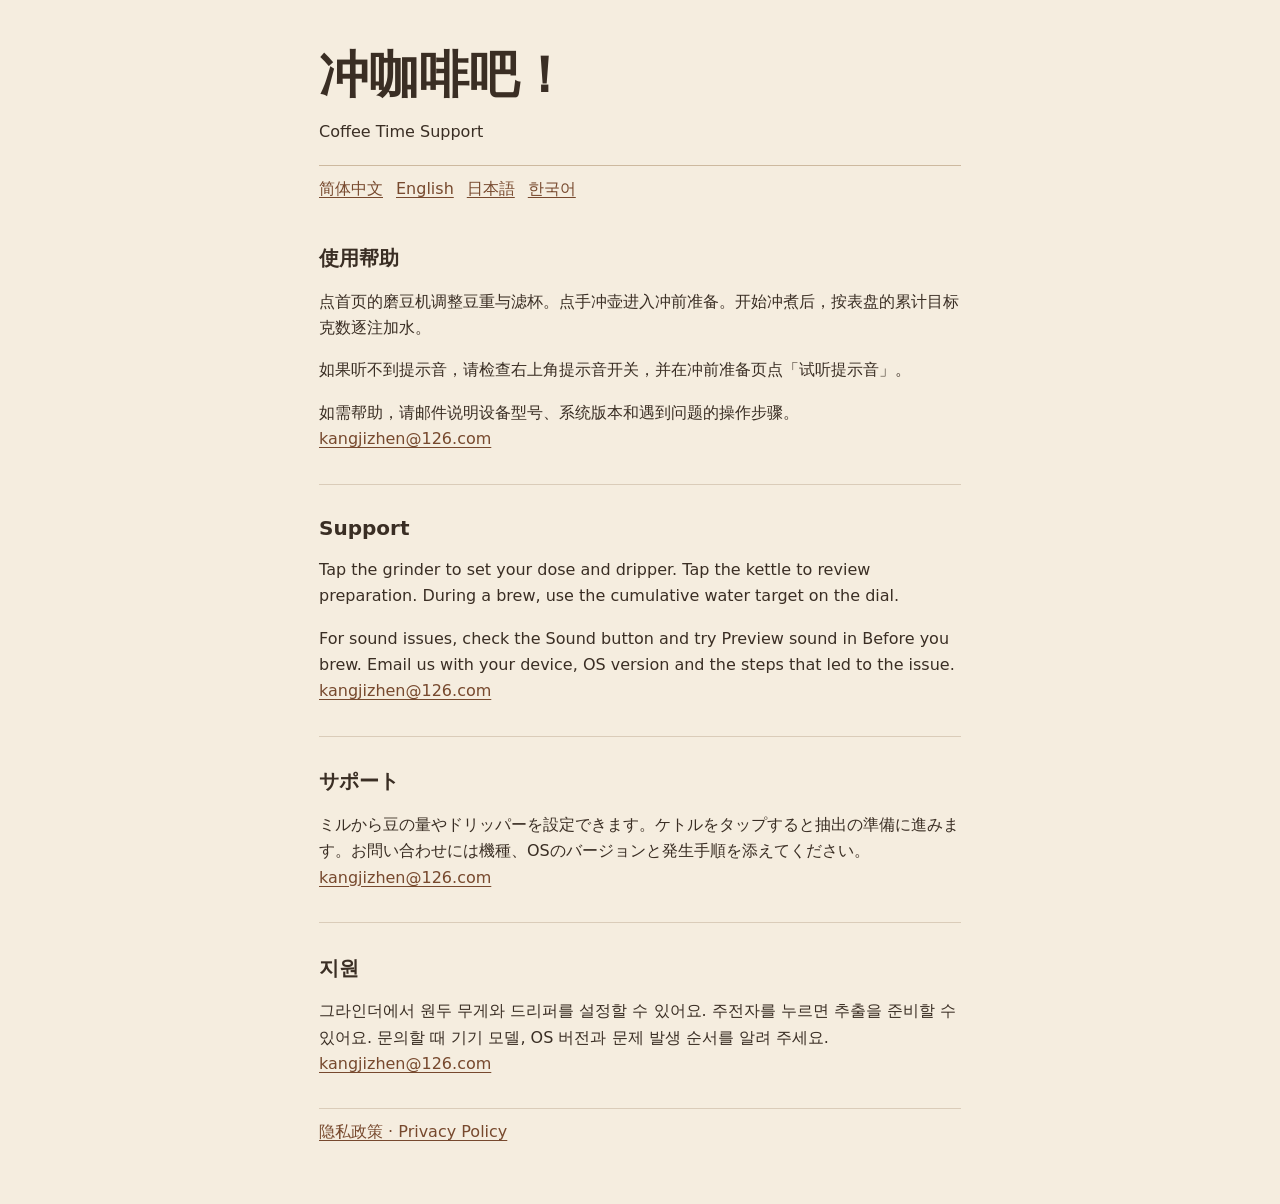
<file: index.html>
<!doctype html>
<html lang="zh-Hans">
<meta charset="UTF-8">
<meta name="viewport" content="width=device-width,initial-scale=1">
<title>冲咖啡吧！支持 · Coffee Time Support</title>
<link rel="stylesheet" href="style.css">
<main>
  <header><h1>冲咖啡吧！</h1><p>Coffee Time Support</p></header>
  <nav aria-label="Language"><a href="#zh">简体中文</a> <a href="#en">English</a> <a href="#ja">日本語</a> <a href="#ko">한국어</a></nav>
  <section id="zh">
    <h2>使用帮助</h2>
    <p>点首页的磨豆机调整豆重与滤杯。点手冲壶进入冲前准备。开始冲煮后，按表盘的累计目标克数逐注加水。</p>
    <p>如果听不到提示音，请检查右上角提示音开关，并在冲前准备页点「试听提示音」。</p>
    <p>如需帮助，请邮件说明设备型号、系统版本和遇到问题的操作步骤。<a href="mailto:kangjizhen@126.com">kangjizhen@126.com</a></p>
  </section>
  <section id="en" lang="en">
    <h2>Support</h2>
    <p>Tap the grinder to set your dose and dripper. Tap the kettle to review preparation. During a brew, use the cumulative water target on the dial.</p>
    <p>For sound issues, check the Sound button and try Preview sound in Before you brew. Email us with your device, OS version and the steps that led to the issue. <a href="mailto:kangjizhen@126.com">kangjizhen@126.com</a></p>
  </section>
  <section id="ja" lang="ja">
    <h2>サポート</h2>
    <p>ミルから豆の量やドリッパーを設定できます。ケトルをタップすると抽出の準備に進みます。お問い合わせには機種、OSのバージョンと発生手順を添えてください。 <a href="mailto:kangjizhen@126.com">kangjizhen@126.com</a></p>
  </section>
  <section id="ko" lang="ko">
    <h2>지원</h2>
    <p>그라인더에서 원두 무게와 드리퍼를 설정할 수 있어요. 주전자를 누르면 추출을 준비할 수 있어요. 문의할 때 기기 모델, OS 버전과 문제 발생 순서를 알려 주세요. <a href="mailto:kangjizhen@126.com">kangjizhen@126.com</a></p>
  </section>
  <footer><a href="privacy/">隐私政策 · Privacy Policy</a></footer>
</main>
</html>
</file>
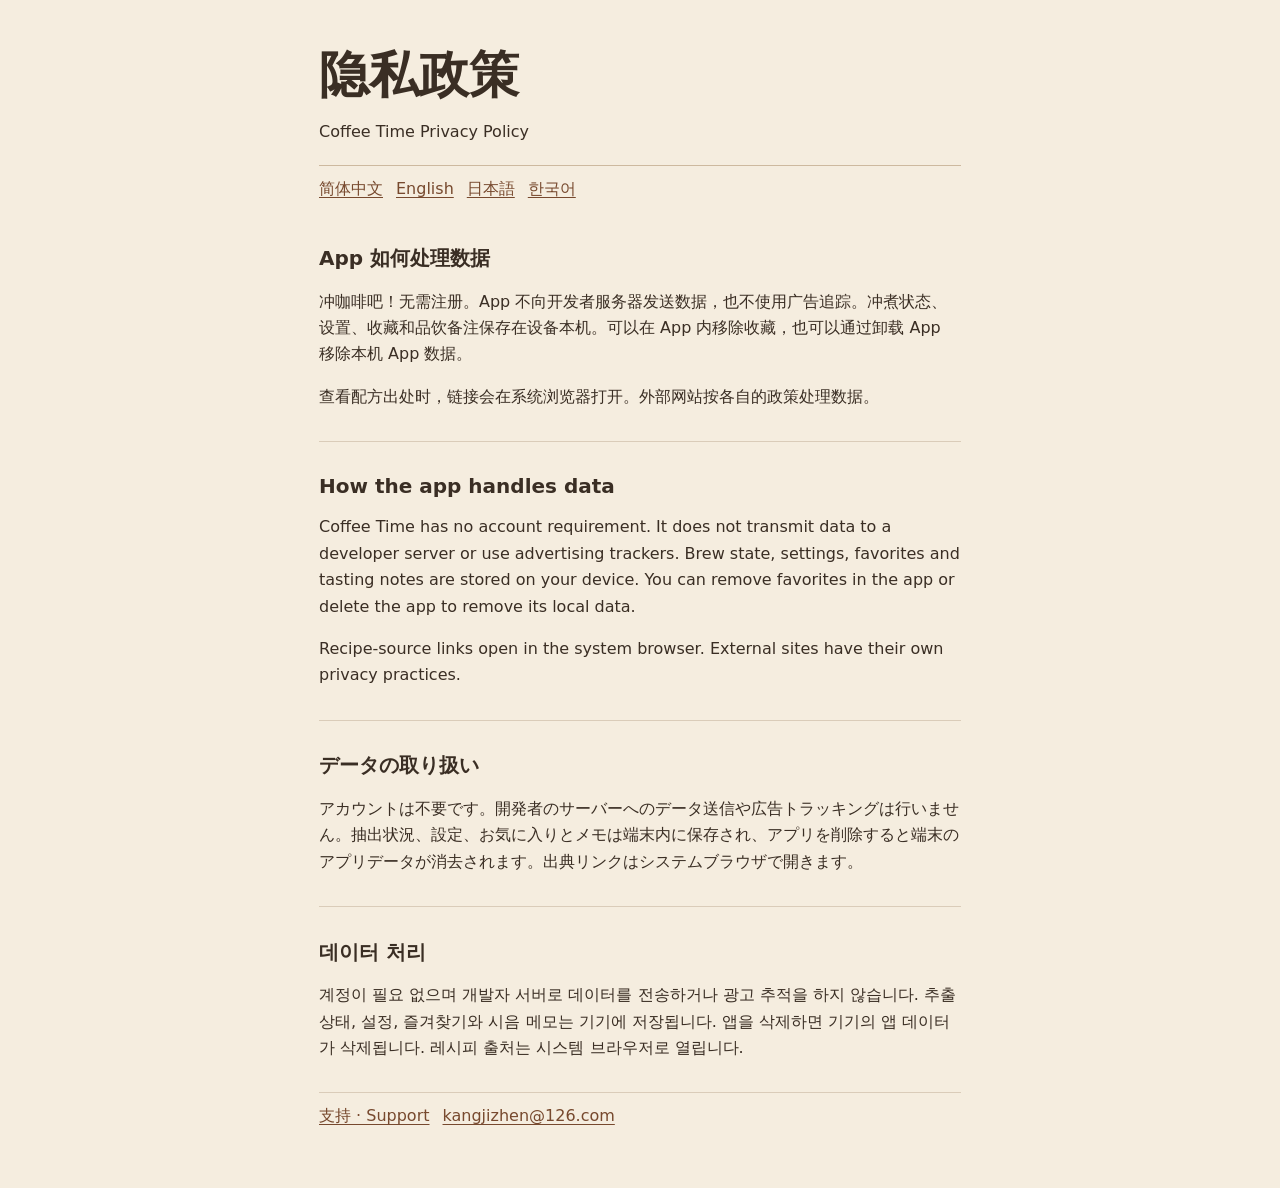
<file: privacy/index.html>
<!doctype html>
<html lang="zh-Hans">
<meta charset="UTF-8">
<meta name="viewport" content="width=device-width,initial-scale=1">
<title>冲咖啡吧！隐私政策 · Coffee Time Privacy</title>
<link rel="stylesheet" href="../style.css">
<main>
  <header><h1>隐私政策</h1><p>Coffee Time Privacy Policy</p></header>
  <nav aria-label="Language"><a href="#zh">简体中文</a> <a href="#en">English</a> <a href="#ja">日本語</a> <a href="#ko">한국어</a></nav>
  <section id="zh">
    <h2>App 如何处理数据</h2>
    <p>冲咖啡吧！无需注册。App 不向开发者服务器发送数据，也不使用广告追踪。冲煮状态、设置、收藏和品饮备注保存在设备本机。可以在 App 内移除收藏，也可以通过卸载 App 移除本机 App 数据。</p>
    <p>查看配方出处时，链接会在系统浏览器打开。外部网站按各自的政策处理数据。</p>
  </section>
  <section id="en" lang="en">
    <h2>How the app handles data</h2>
    <p>Coffee Time has no account requirement. It does not transmit data to a developer server or use advertising trackers. Brew state, settings, favorites and tasting notes are stored on your device. You can remove favorites in the app or delete the app to remove its local data.</p>
    <p>Recipe-source links open in the system browser. External sites have their own privacy practices.</p>
  </section>
  <section id="ja" lang="ja">
    <h2>データの取り扱い</h2>
    <p>アカウントは不要です。開発者のサーバーへのデータ送信や広告トラッキングは行いません。抽出状況、設定、お気に入りとメモは端末内に保存され、アプリを削除すると端末のアプリデータが消去されます。出典リンクはシステムブラウザで開きます。</p>
  </section>
  <section id="ko" lang="ko">
    <h2>데이터 처리</h2>
    <p>계정이 필요 없으며 개발자 서버로 데이터를 전송하거나 광고 추적을 하지 않습니다. 추출 상태, 설정, 즐겨찾기와 시음 메모는 기기에 저장됩니다. 앱을 삭제하면 기기의 앱 데이터가 삭제됩니다. 레시피 출처는 시스템 브라우저로 열립니다.</p>
  </section>
  <footer><a href="../">支持 · Support</a> <a href="mailto:kangjizhen@126.com">kangjizhen@126.com</a></footer>
</main>
</html>
</file>
<file: style.css>
:root { color-scheme: light; background: #f5eddf; color: #3a2e24; font-family: system-ui, sans-serif; }
* { box-sizing: border-box; }
body { margin: 0; }
main { max-width: 690px; margin-inline: auto; padding: 48px 24px; }
header { padding-bottom: 20px; border-bottom: 1px solid #cdb99f; }
h1 { margin: 0; font: 650 clamp(32px,8vw,50px)/1.1 Baskerville,"Songti SC",Georgia,serif; }
header p { margin-bottom: 0; }
nav, footer { display: flex; flex-wrap: wrap; gap: 13px; padding-block: 13px; }
section { border-bottom: 1px solid #daccb9; padding-block: 15px; }
h2 { font-size: 20px; }
p { line-height: 1.65; overflow-wrap: anywhere; }
a { color: #77492e; text-underline-offset: 3px; }
a:focus-visible { outline: 2px solid #77492e; outline-offset: 4px; }
</file>
